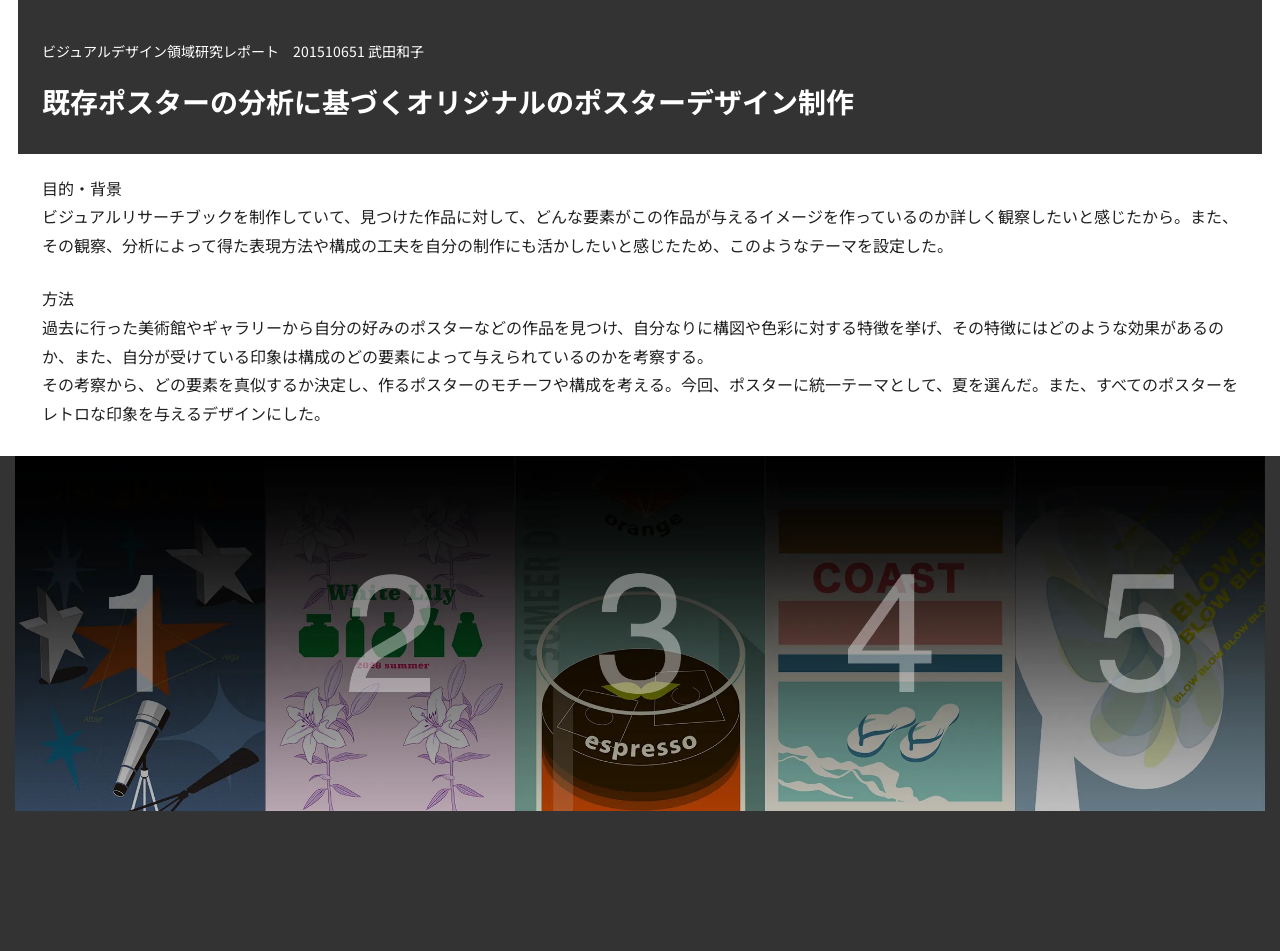
<file: index.html>
<!doctype html>
<html lang="ja">
<head>
<meta charset="utf-8">
<meta name="viewport" content="width=device-width, initial-scale=1">
<title>既存ポスターの分析に基づくオリジナルのポスターデザイン制作</title>
<link rel="preconnect" href="https://fonts.googleapis.com">
<link rel="preconnect" href="https://fonts.gstatic.com" crossorigin>
<link href="https://fonts.googleapis.com/css2?family=Noto+Sans+JP:wght@400;700&amp;display=swap" rel="stylesheet">
<link rel="stylesheet" href="style.css">
</head>
<body>
<div class="page">
  <header class="wrap band">
    <p class="meta">ビジュアルデザイン領域研究レポート　201510651 武田和子</p>
    <h1>既存ポスターの分析に基づくオリジナルのポスターデザイン制作</h1>
  </header>
  <main class="wrap intro">
    <section>
      <h2>目的・背景</h2>
      <p>ビジュアルリサーチブックを制作していて、見つけた作品に対して、どんな要素がこの作品が与えるイメージを作っているのか詳しく観察したいと感じたから。また、その観察、分析によって得た表現方法や構成の工夫を自分の制作にも活かしたいと感じたため、このようなテーマを設定した。</p>
    </section>
    <section>
      <h2>方法</h2>
      <p>過去に行った美術館やギャラリーから自分の好みのポスターなどの作品を見つけ、自分なりに構図や色彩に対する特徴を挙げ、その特徴にはどのような効果があるのか、また、自分が受けている印象は構成のどの要素によって与えられているのかを考察する。</p>
      <p>その考察から、どの要素を真似するか決定し、作るポスターのモチーフや構成を考える。今回、ポスターに統一テーマとして、夏を選んだ。また、すべてのポスターをレトロな印象を与えるデザインにした。</p>
    </section>
  </main>
  <nav class="thumbs-area" aria-label="作品一覧">
    <div class="thumbs">
      <a class="thumb" href="page1.html" aria-label="作品1を見る"><img src="images/thumb1.webp" alt="作品1 stargazing"><img class="over" src="images/thumb1-hover.webp" alt=""></a>
      <a class="thumb" href="page2.html" aria-label="作品2を見る"><img src="images/thumb2.webp" alt="作品2 White Lily"><img class="over" src="images/thumb2-hover.webp" alt=""></a>
      <a class="thumb" href="page3.html" aria-label="作品3を見る"><img src="images/thumb3.webp" alt="作品3 espresso"><img class="over" src="images/thumb3-hover.webp" alt=""></a>
      <a class="thumb" href="page4.html" aria-label="作品4を見る"><img src="images/thumb4.webp" alt="作品4 COAST"><img class="over" src="images/thumb4-hover.webp" alt=""></a>
      <a class="thumb" href="page5.html" aria-label="作品5を見る"><img src="images/thumb5.webp" alt="作品5 BLOW"><img class="over" src="images/thumb5-hover.webp" alt=""></a>
    </div>
  </nav>
</div>
</body>
</html>
</file>
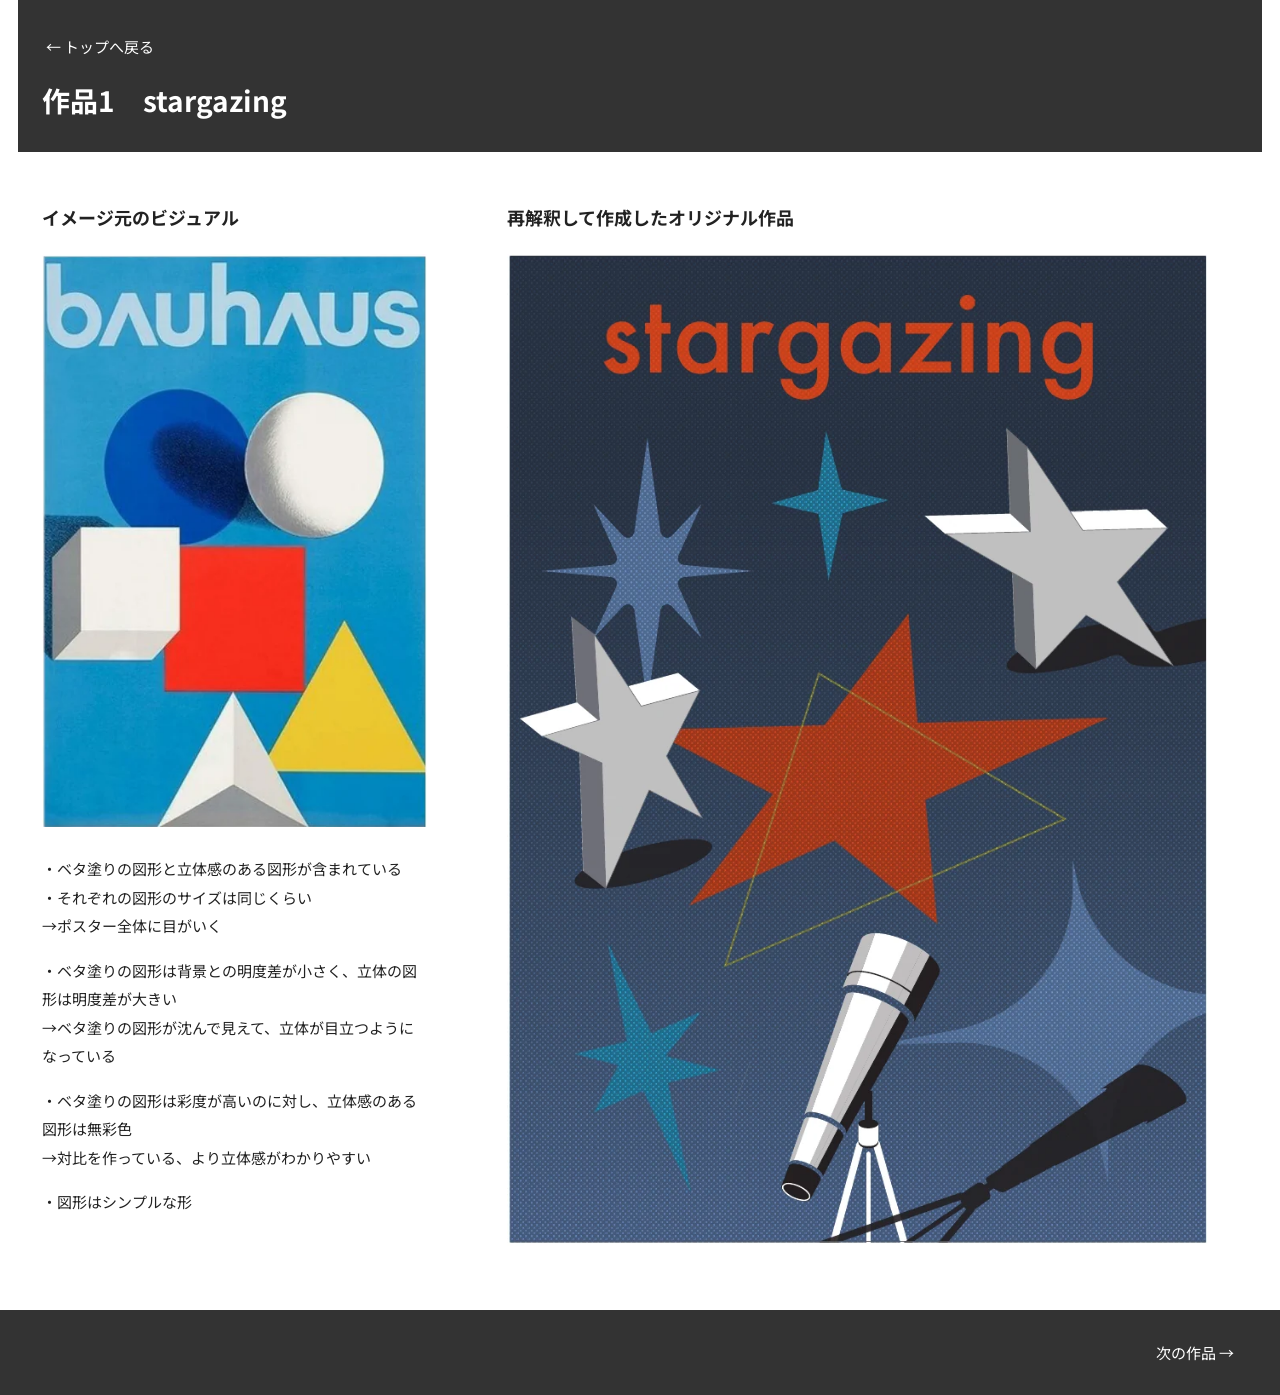
<file: page1.html>
<!doctype html>
<html lang="ja">
<head>
<meta charset="utf-8">
<meta name="viewport" content="width=device-width, initial-scale=1">
<title>作品1　stargazing</title>
<link rel="preconnect" href="https://fonts.googleapis.com">
<link rel="preconnect" href="https://fonts.gstatic.com" crossorigin>
<link href="https://fonts.googleapis.com/css2?family=Noto+Sans+JP:wght@400;700&amp;display=swap" rel="stylesheet">
<link rel="stylesheet" href="style.css">
</head>
<body>
<div class="page">
  <header class="wrap band work-band">
    <a class="nav" href="index.html">← トップへ戻る</a>
    <h1>作品1　stargazing</h1>
  </header>
  <main class="wrap work">
    <section class="col-ref">
      <h2>イメージ元のビジュアル</h2>
      <img src="images/ref1.webp" alt="参考にしたポスター bauhaus">
      <ul>
        <li>・ベタ塗りの図形と立体感のある図形が含まれている<br>・それぞれの図形のサイズは同じくらい<br>→ポスター全体に目がいく</li>
        <li>・ベタ塗りの図形は背景との明度差が小さく、立体の図形は明度差が大きい<br>→ベタ塗りの図形が沈んで見えて、立体が目立つようになっている</li>
        <li>・ベタ塗りの図形は彩度が高いのに対し、立体感のある図形は無彩色<br>→対比を作っている、より立体感がわかりやすい</li>
        <li>・図形はシンプルな形</li>
      </ul>
    </section>
    <section class="col-orig">
      <h2>再解釈して作成したオリジナル作品</h2>
      <img src="images/work1.webp" alt="作品1 stargazing">
    </section>
  </main>
  <footer class="foot">
    <div class="wrap">
      <span></span>
      <a class="nav" href="page2.html">次の作品 →</a>
    </div>
  </footer>
</div>
</body>
</html>
</file>
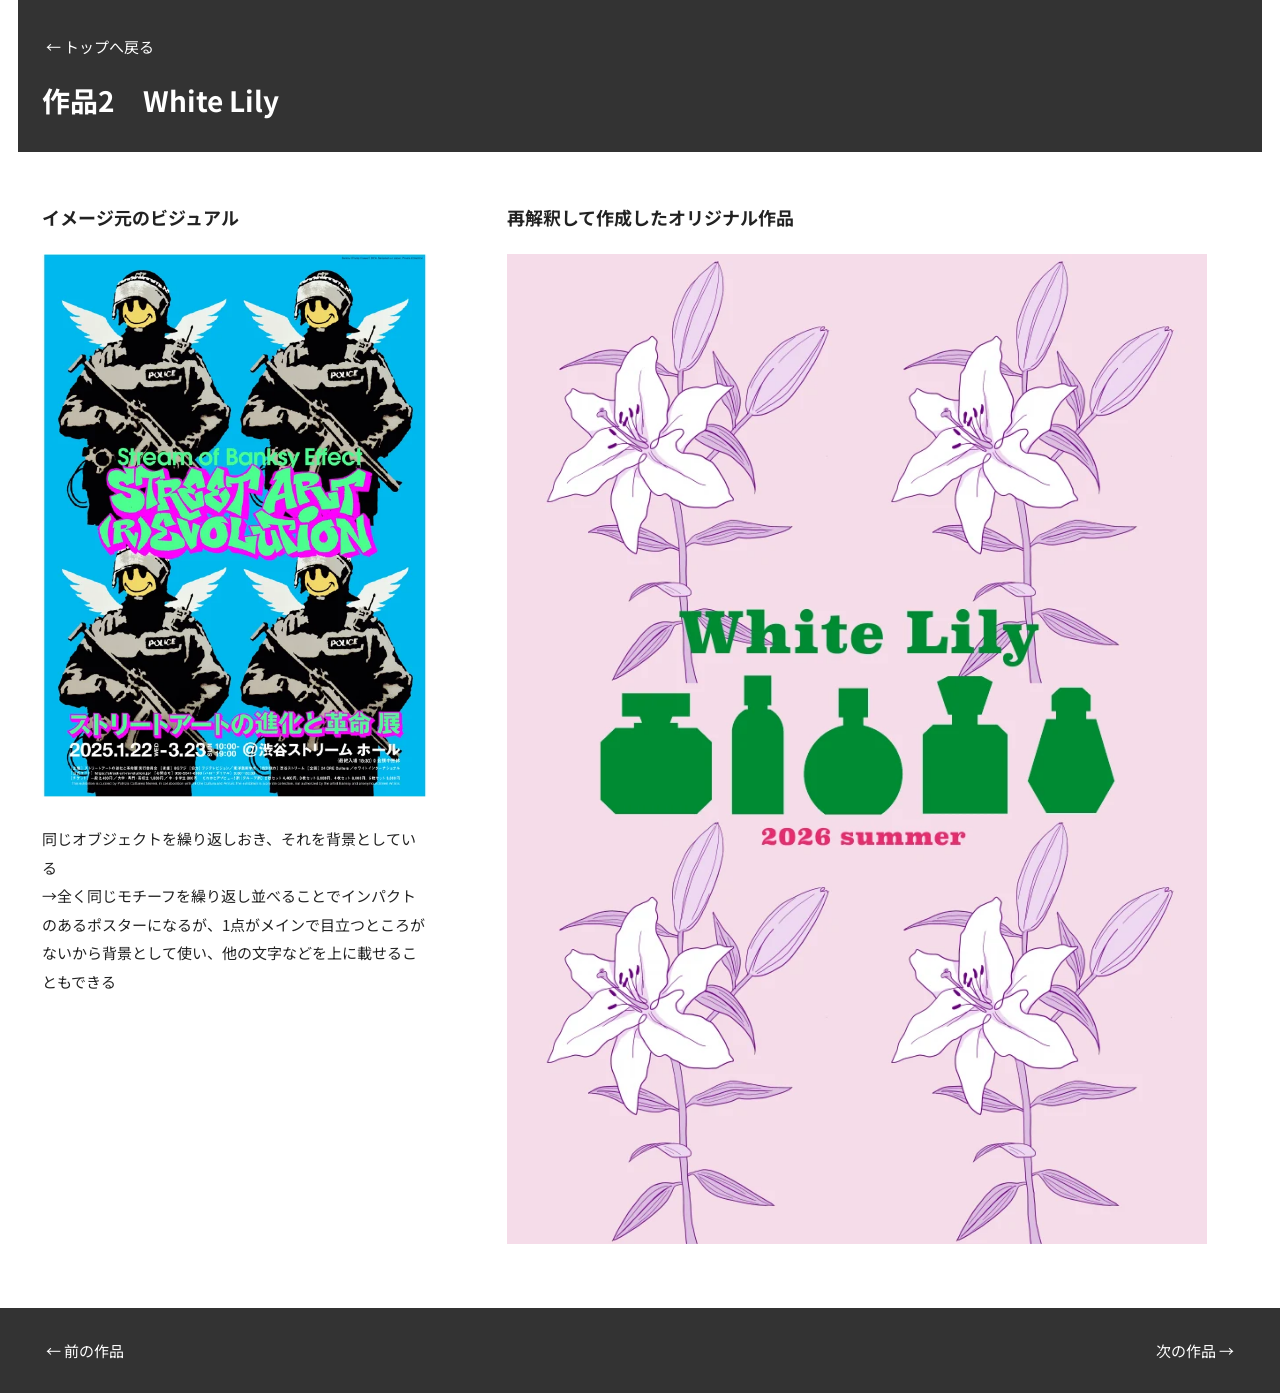
<file: page2.html>
<!doctype html>
<html lang="ja">
<head>
<meta charset="utf-8">
<meta name="viewport" content="width=device-width, initial-scale=1">
<title>作品2　White Lily</title>
<link rel="preconnect" href="https://fonts.googleapis.com">
<link rel="preconnect" href="https://fonts.gstatic.com" crossorigin>
<link href="https://fonts.googleapis.com/css2?family=Noto+Sans+JP:wght@400;700&amp;display=swap" rel="stylesheet">
<link rel="stylesheet" href="style.css">
</head>
<body>
<div class="page">
  <header class="wrap band work-band">
    <a class="nav" href="index.html">← トップへ戻る</a>
    <h1>作品2　White Lily</h1>
  </header>
  <main class="wrap work">
    <section class="col-ref">
      <h2>イメージ元のビジュアル</h2>
      <img src="images/ref2.webp" alt="参考にしたポスター Streem of Banksy Effect　ストリートアートの進化と革命展">
      <p class="note">同じオブジェクトを繰り返しおき、それを背景としている<br>→全く同じモチーフを繰り返し並べることでインパクトのあるポスターになるが、1点がメインで目立つところがないから背景として使い、他の文字などを上に載せることもできる</p>
    </section>
    <section class="col-orig">
      <h2>再解釈して作成したオリジナル作品</h2>
      <img src="images/work2.webp" alt="作品2 White Lily">
    </section>
  </main>
  <footer class="foot">
    <div class="wrap">
      <a class="nav" href="page1.html">← 前の作品</a>
      <a class="nav" href="page3.html">次の作品 →</a>
    </div>
  </footer>
</div>
</body>
</html>
</file>
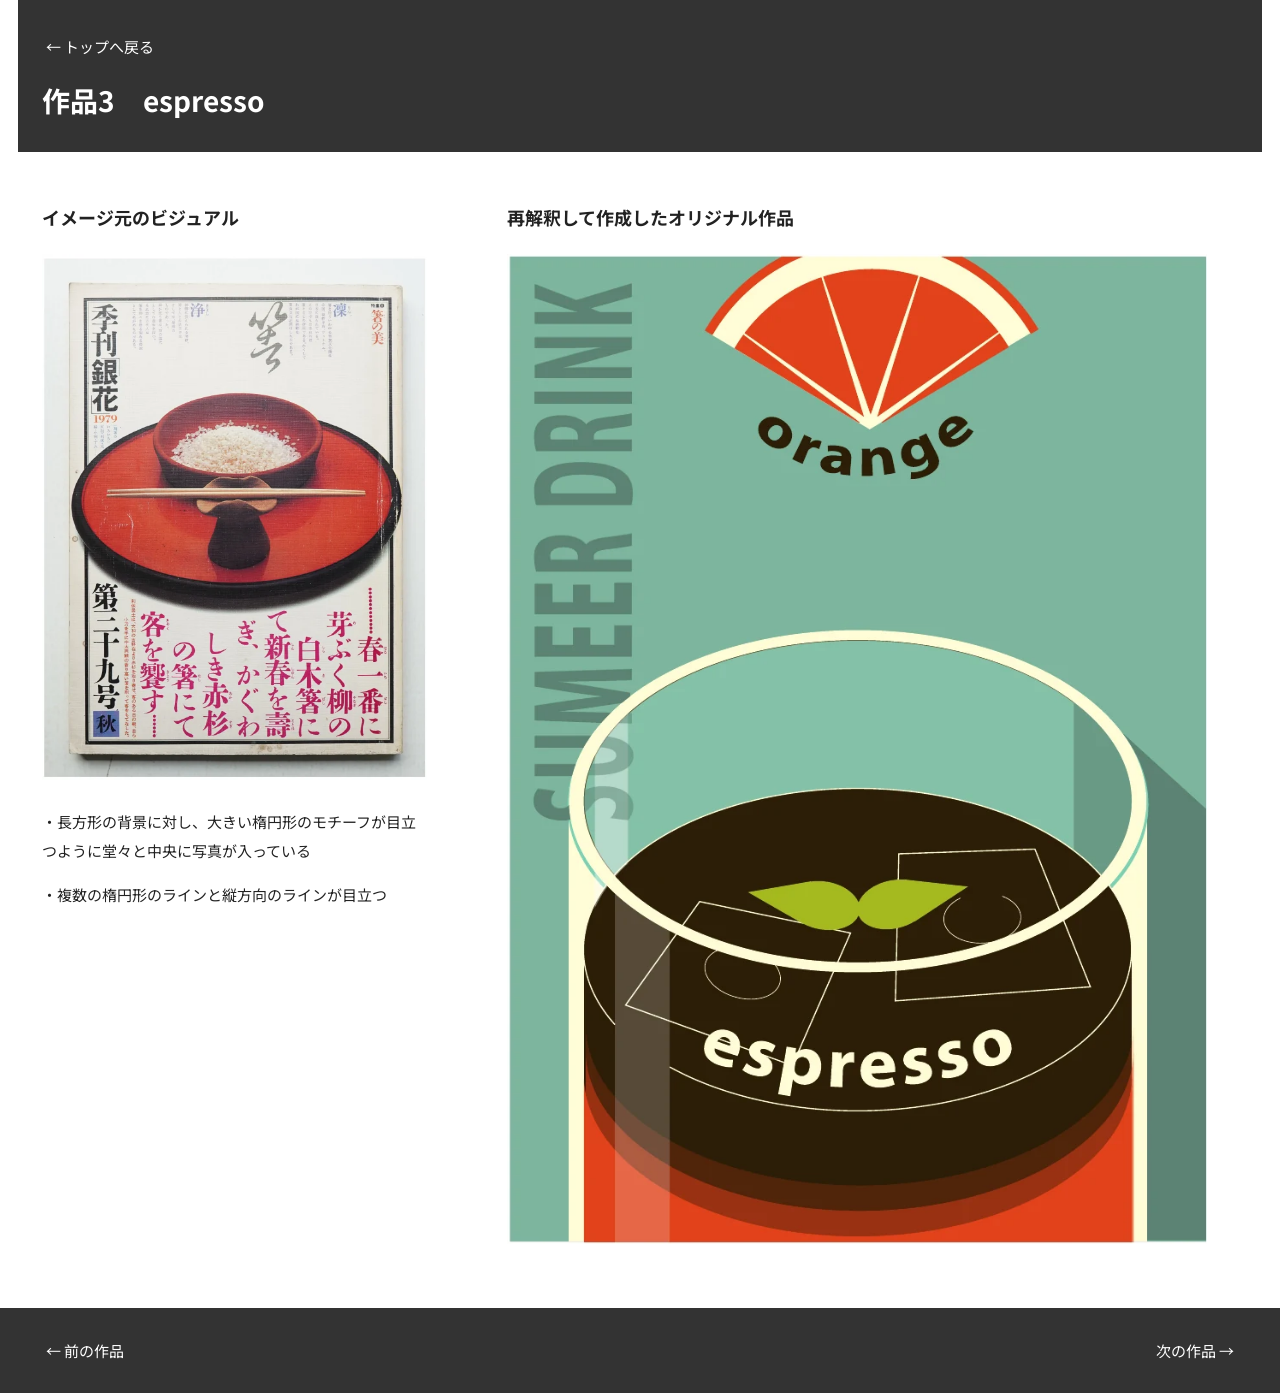
<file: page3.html>
<!doctype html>
<html lang="ja">
<head>
<meta charset="utf-8">
<meta name="viewport" content="width=device-width, initial-scale=1">
<title>作品3　espresso</title>
<link rel="preconnect" href="https://fonts.googleapis.com">
<link rel="preconnect" href="https://fonts.gstatic.com" crossorigin>
<link href="https://fonts.googleapis.com/css2?family=Noto+Sans+JP:wght@400;700&amp;display=swap" rel="stylesheet">
<link rel="stylesheet" href="style.css">
</head>
<body>
<div class="page">
  <header class="wrap band work-band">
    <a class="nav" href="index.html">← トップへ戻る</a>
    <h1>作品3　espresso</h1>
  </header>
  <main class="wrap work">
    <section class="col-ref">
      <h2>イメージ元のビジュアル</h2>
      <img src="images/ref3.webp" alt="参考にしたポスター 季刊銀花 第二十九号">
      <ul>
        <li>・長方形の背景に対し、大きい楕円形のモチーフが目立つように堂々と中央に写真が入っている</li>
        <li>・複数の楕円形のラインと縦方向のラインが目立つ</li>
      </ul>
    </section>
    <section class="col-orig">
      <h2>再解釈して作成したオリジナル作品</h2>
      <img src="images/work3.webp" alt="作品3 espresso">
    </section>
  </main>
  <footer class="foot">
    <div class="wrap">
      <a class="nav" href="page2.html">← 前の作品</a>
      <a class="nav" href="page4.html">次の作品 →</a>
    </div>
  </footer>
</div>
</body>
</html>
</file>
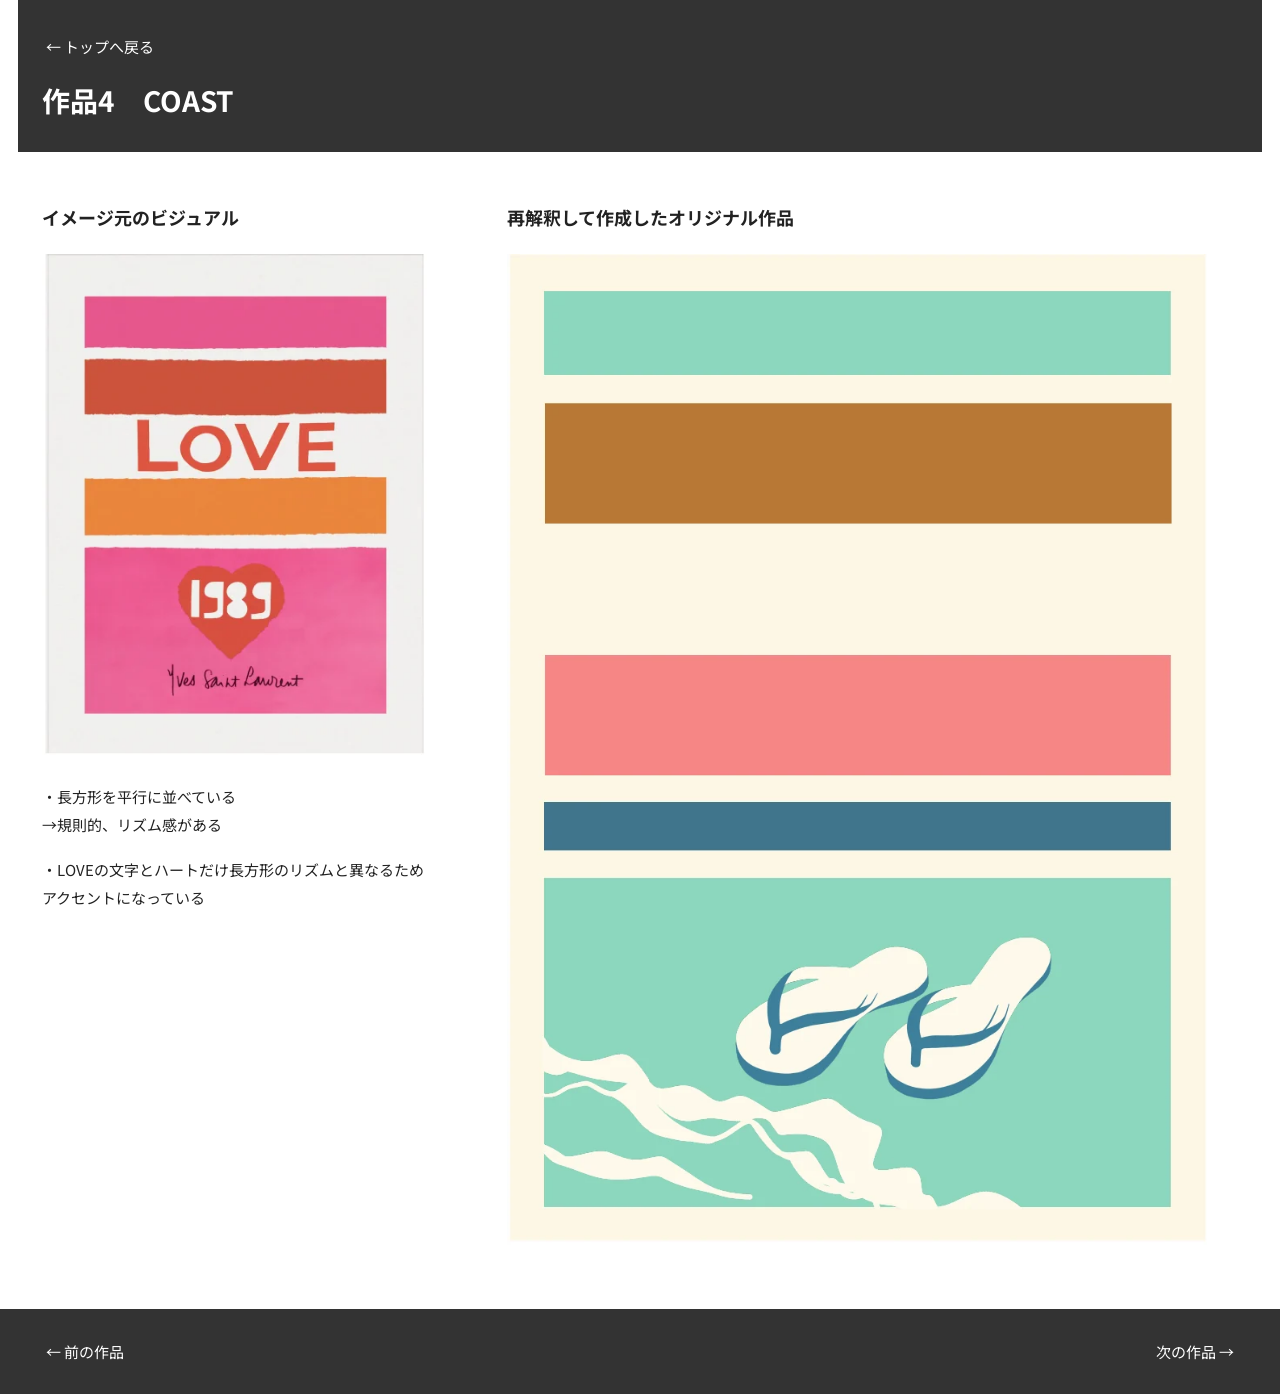
<file: page4.html>
<!doctype html>
<html lang="ja">
<head>
<meta charset="utf-8">
<meta name="viewport" content="width=device-width, initial-scale=1">
<title>作品4　COAST</title>
<link rel="preconnect" href="https://fonts.googleapis.com">
<link rel="preconnect" href="https://fonts.gstatic.com" crossorigin>
<link href="https://fonts.googleapis.com/css2?family=Noto+Sans+JP:wght@400;700&amp;display=swap" rel="stylesheet">
<link rel="stylesheet" href="style.css">
</head>
<body>
<div class="page">
  <header class="wrap band work-band">
    <a class="nav" href="index.html">← トップへ戻る</a>
    <h1>作品4　COAST</h1>
  </header>
  <main class="wrap work">
    <section class="col-ref">
      <h2>イメージ元のビジュアル</h2>
      <img src="images/ref4.webp" alt="参考にしたポスター LOVE 1989">
      <ul>
        <li>・長方形を平行に並べている<br>→規則的、リズム感がある</li>
        <li>・LOVEの文字とハートだけ長方形のリズムと異なるためアクセントになっている</li>
      </ul>
    </section>
    <section class="col-orig">
      <h2>再解釈して作成したオリジナル作品</h2>
      <img src="images/work4.webp" alt="作品4 COAST">
    </section>
  </main>
  <footer class="foot">
    <div class="wrap">
      <a class="nav" href="page3.html">← 前の作品</a>
      <a class="nav" href="page5.html">次の作品 →</a>
    </div>
  </footer>
</div>
</body>
</html>
</file>
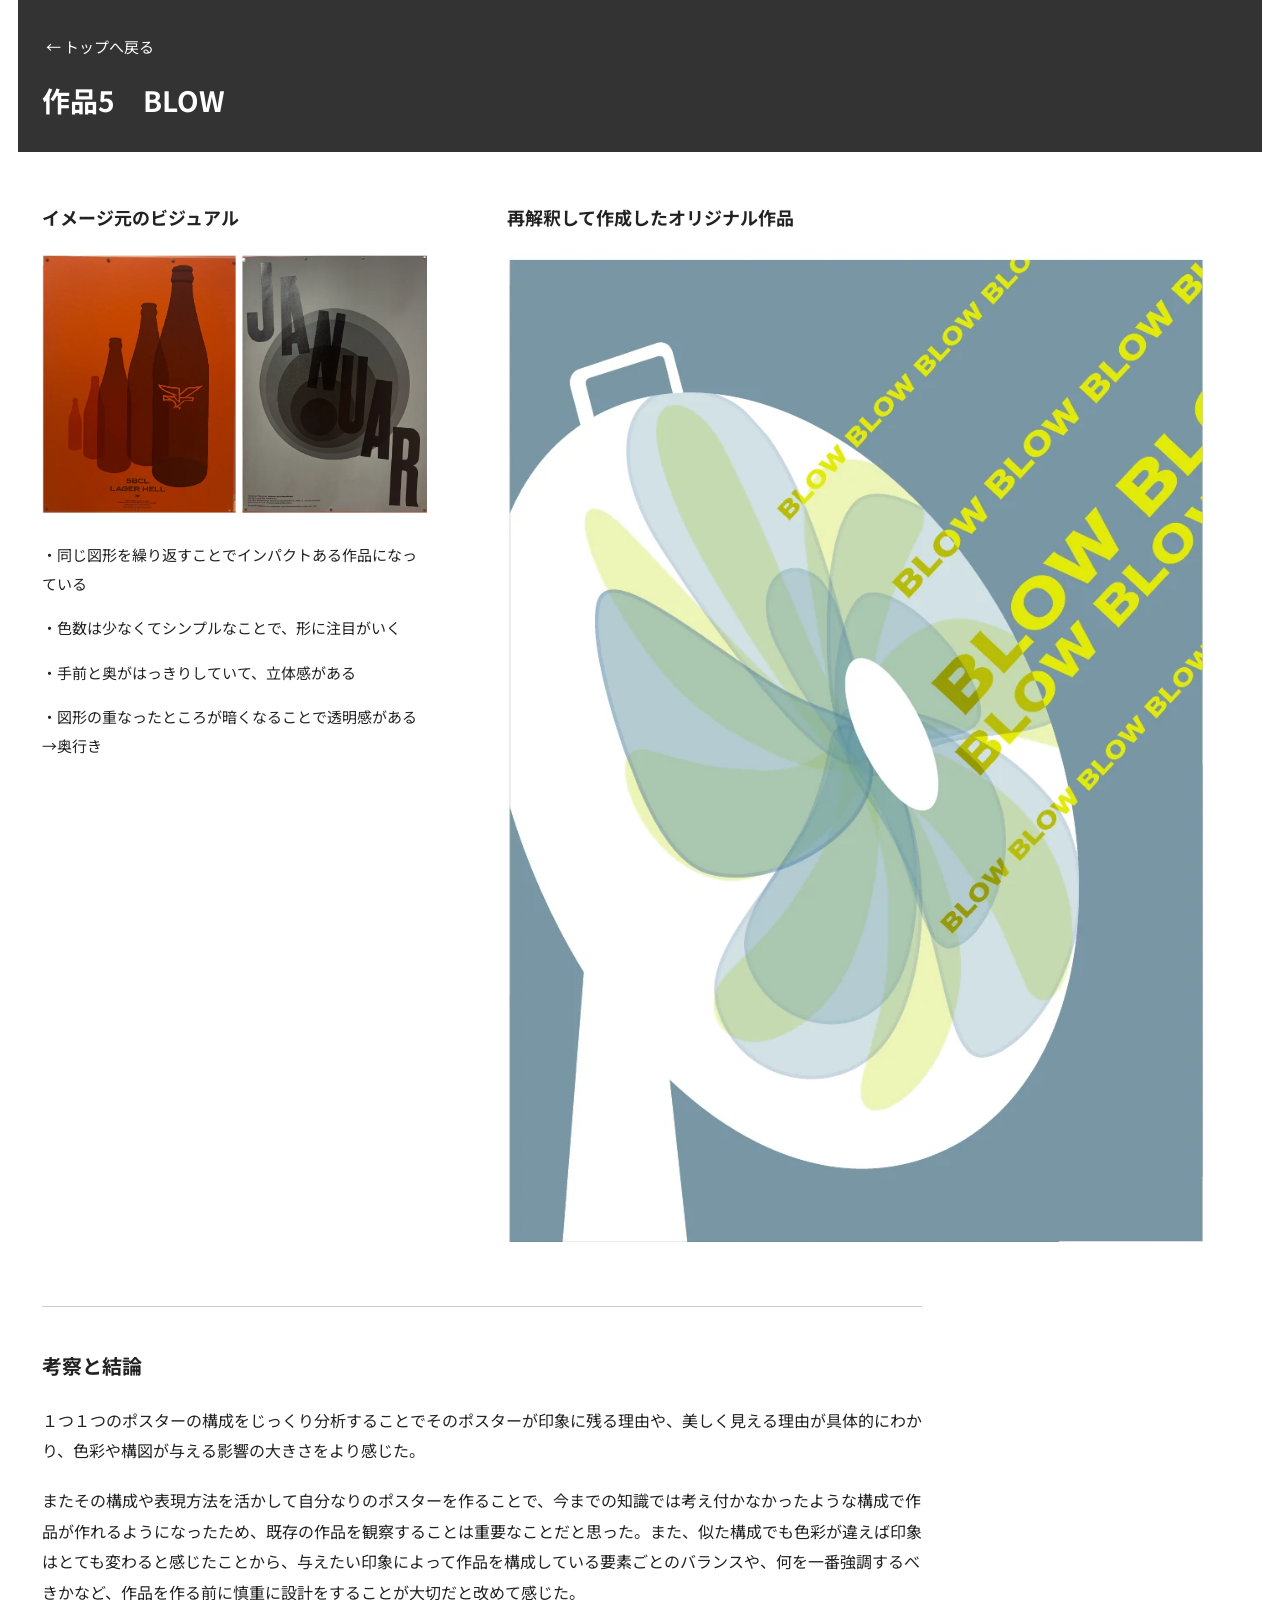
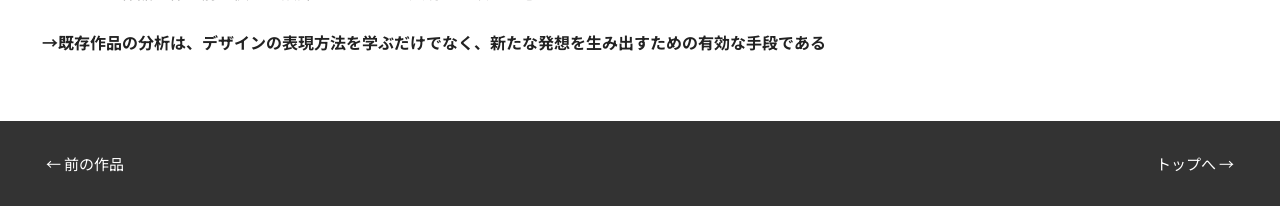
<file: page5.html>
<!doctype html>
<html lang="ja">
<head>
<meta charset="utf-8">
<meta name="viewport" content="width=device-width, initial-scale=1">
<title>作品5　BLOW</title>
<link rel="preconnect" href="https://fonts.googleapis.com">
<link rel="preconnect" href="https://fonts.gstatic.com" crossorigin>
<link href="https://fonts.googleapis.com/css2?family=Noto+Sans+JP:wght@400;700&amp;display=swap" rel="stylesheet">
<link rel="stylesheet" href="style.css">
</head>
<body>
<div class="page">
  <header class="wrap band work-band">
    <a class="nav" href="index.html">← トップへ戻る</a>
    <h1>作品5　BLOW</h1>
  </header>
  <main class="wrap work">
    <section class="col-ref">
      <h2>イメージ元のビジュアル</h2>
      <img src="images/ref5.webp" alt="参考にしたポスター 左：BBCL LAGER HELL、右：JANUAR">
      <ul>
        <li>・同じ図形を繰り返すことでインパクトある作品になっている</li>
        <li>・色数は少なくてシンプルなことで、形に注目がいく</li>
        <li>・手前と奥がはっきりしていて、立体感がある</li>
        <li>・図形の重なったところが暗くなることで透明感がある→奥行き</li>
      </ul>
    </section>
    <section class="col-orig">
      <h2>再解釈して作成したオリジナル作品</h2>
      <img src="images/work5.webp" alt="作品5 BLOW">
    </section>
    <section class="conclusion">
      <h2>考察と結論</h2>
      <p>１つ１つのポスターの構成をじっくり分析することでそのポスターが印象に残る理由や、美しく見える理由が具体的にわかり、色彩や構図が与える影響の大きさをより感じた。</p>
      <p>またその構成や表現方法を活かして自分なりのポスターを作ることで、今までの知識では考え付かなかったような構成で作品が作れるようになったため、既存の作品を観察することは重要なことだと思った。また、似た構成でも色彩が違えば印象はとても変わると感じたことから、与えたい印象によって作品を構成している要素ごとのバランスや、何を一番強調するべきかなど、作品を作る前に慎重に設計をすることが大切だと改めて感じた。</p>
      <p class="lead">→既存作品の分析は、デザインの表現方法を学ぶだけでなく、新たな発想を生み出すための有効な手段である</p>
    </section>
  </main>
  <footer class="foot">
    <div class="wrap">
      <a class="nav" href="page4.html">← 前の作品</a>
      <a class="nav" href="index.html">トップへ →</a>
    </div>
  </footer>
</div>
</body>
</html>
</file>
<file: style.css>
*,*::before,*::after{box-sizing:border-box}
body{margin:0;background:#fff;color:#222;font-family:"Noto Sans JP",sans-serif}
.page{min-height:100vh;display:flex;flex-direction:column}
.wrap{width:100%;max-width:1244px;margin:0 auto}

/* header band */
.band{background:#333;color:#fff;padding:40px 24px 32px}
.band .meta{margin:0 0 20px;font-size:14px;line-height:1.6}
.band h1{margin:0;font-size:28px;line-height:1.4;font-weight:700}
.work-band{padding:24px 24px 32px}

/* nav links */
a.nav{display:inline-block;color:#fff;text-decoration:none;font-size:15px;padding:12px 4px;min-height:20px}
a.nav:hover{text-decoration:underline}
a.nav:focus-visible{outline:3px solid #fff;outline-offset:2px}
.work-band a.nav{margin-bottom:12px}

/* top page text */
.intro{padding:20px 24px 28px;display:flex;flex-direction:column;gap:24px;font-size:16px;line-height:1.8}
.intro h2{margin:0;font-size:16px;font-weight:400}
.intro p{margin:0}

/* thumbnails */
.thumbs-area{background:#333;flex-grow:1;padding-bottom:140px}
.thumbs{max-width:1250px;margin:0 auto;display:flex;flex-wrap:wrap}
a.thumb{display:block;position:relative;overflow:hidden;flex:1 1 160px;min-width:0}
a.thumb img{display:block;width:100%;height:auto}
a.thumb img.over{position:absolute;top:0;left:0;height:100%;opacity:0;transition:opacity .35s ease}
a.thumb:hover img.over,a.thumb:focus-visible img.over{opacity:1}
a.thumb:focus-visible{outline:3px solid #fff;outline-offset:-6px}

/* work pages */
.work{padding:48px 24px 16px;display:flex;flex-wrap:wrap;gap:64px 80px;align-items:flex-start;font-size:15px;line-height:1.9}
.work section{min-width:0}
.work .col-ref{flex:1 1 300px}
.work .col-orig{flex:2 1 560px}
.work h2{margin:0 0 20px;font-size:18px;font-weight:700}
.work img{display:block;width:100%;height:auto}
.work .col-orig img{max-width:700px}
.work ul{margin:28px 0 0;padding:0;list-style:none;display:flex;flex-direction:column;gap:16px}
.work p.note{margin:28px 0 0}
.conclusion{flex:1 1 100%;border-top:1px solid #ccc;padding-top:40px;max-width:880px;font-size:16px}
.conclusion h2{font-size:20px}
.conclusion p{margin:0 0 20px}
.conclusion p.lead{margin:0;font-weight:700}

/* footer */
.foot{background:#333;flex-grow:1;margin-top:48px}
.foot .wrap{padding:20px 24px;display:flex;justify-content:space-between;flex-wrap:wrap;gap:8px}
</file>
